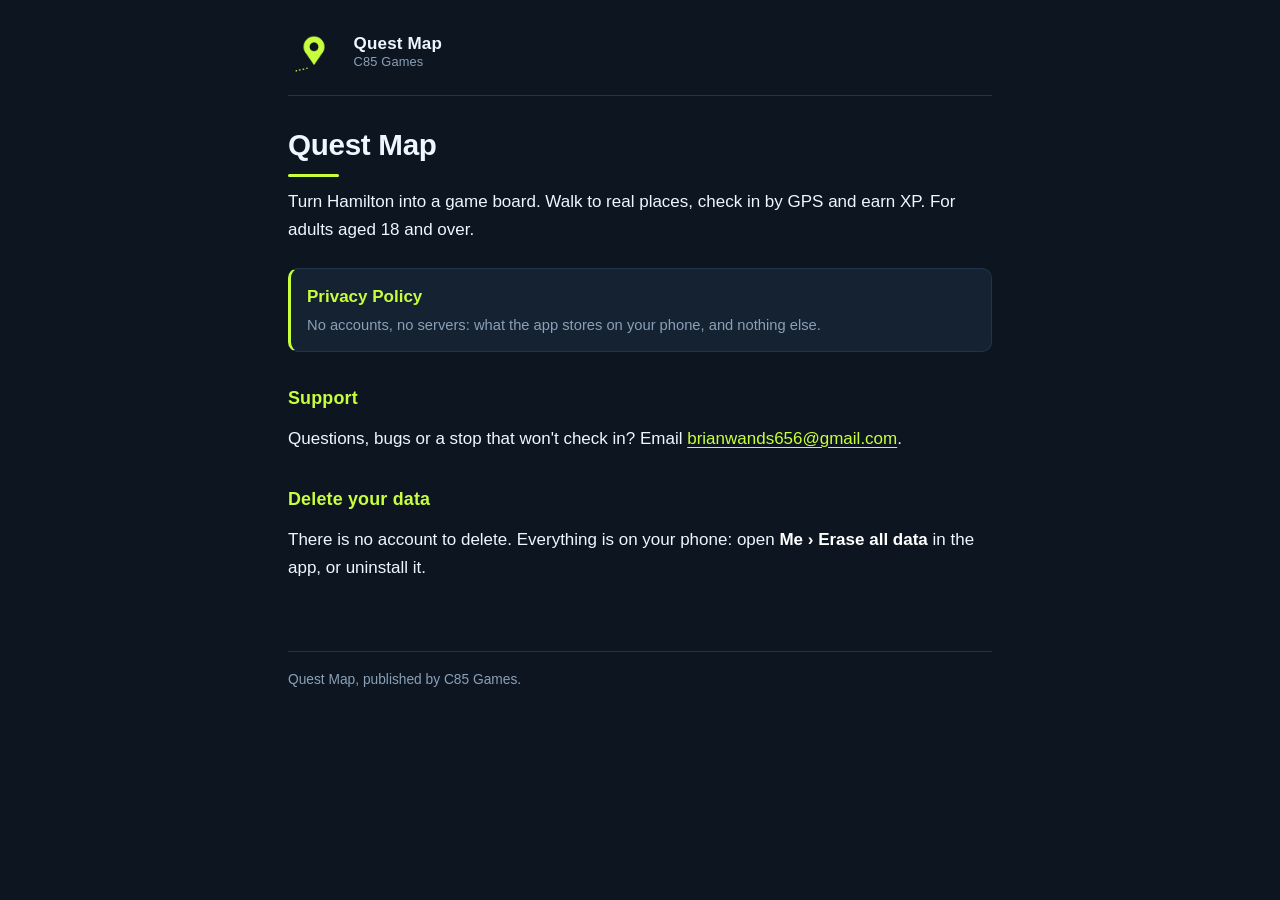
<file: index.html>
<!doctype html>
<html lang="en-GB">
<head>
<meta charset="utf-8">
<meta http-equiv="Content-Security-Policy" content="default-src 'none'; img-src 'self'; style-src 'self'; base-uri 'none'; form-action 'none'">
<meta name="referrer" content="no-referrer">
<meta name="viewport" content="width=device-width,initial-scale=1">
<title>Quest Map — C85 Games</title>
<meta name="color-scheme" content="dark">
<meta name="theme-color" content="#0d1620">
<link rel="icon" href="icon.png">
<link rel="stylesheet" href="style.css">
</head>
<body>
<div class="wrap">
<header class="site">
<img src="icon.png" alt="" width="52" height="52">
<div class="who"><a href="./">Quest Map</a><span class="pub">C85 Games</span></div>
</header>
<main>
<h1>Quest Map</h1>
<p>Turn Hamilton into a game board. Walk to real places, check in by GPS and earn XP. For adults aged 18 and over.</p>
<nav class="pages">
<a class="card" href="privacy-policy.html"><span class="t">Privacy Policy</span><span class="d">No accounts, no servers: what the app stores on your phone, and nothing else.</span></a>
</nav>
<h2>Support</h2>
<p>Questions, bugs or a stop that won't check in? Email <a href="mailto:brianwands656@gmail.com">brianwands656@gmail.com</a>.</p>
<h2>Delete your data</h2>
<p>There is no account to delete. Everything is on your phone: open <strong>Me &rsaquo; Erase all data</strong> in the app, or uninstall it.</p>
</main>
<footer class="site">
<div>Quest Map, published by C85 Games.</div>
</footer>
</div>
</body>
</html>
</file>
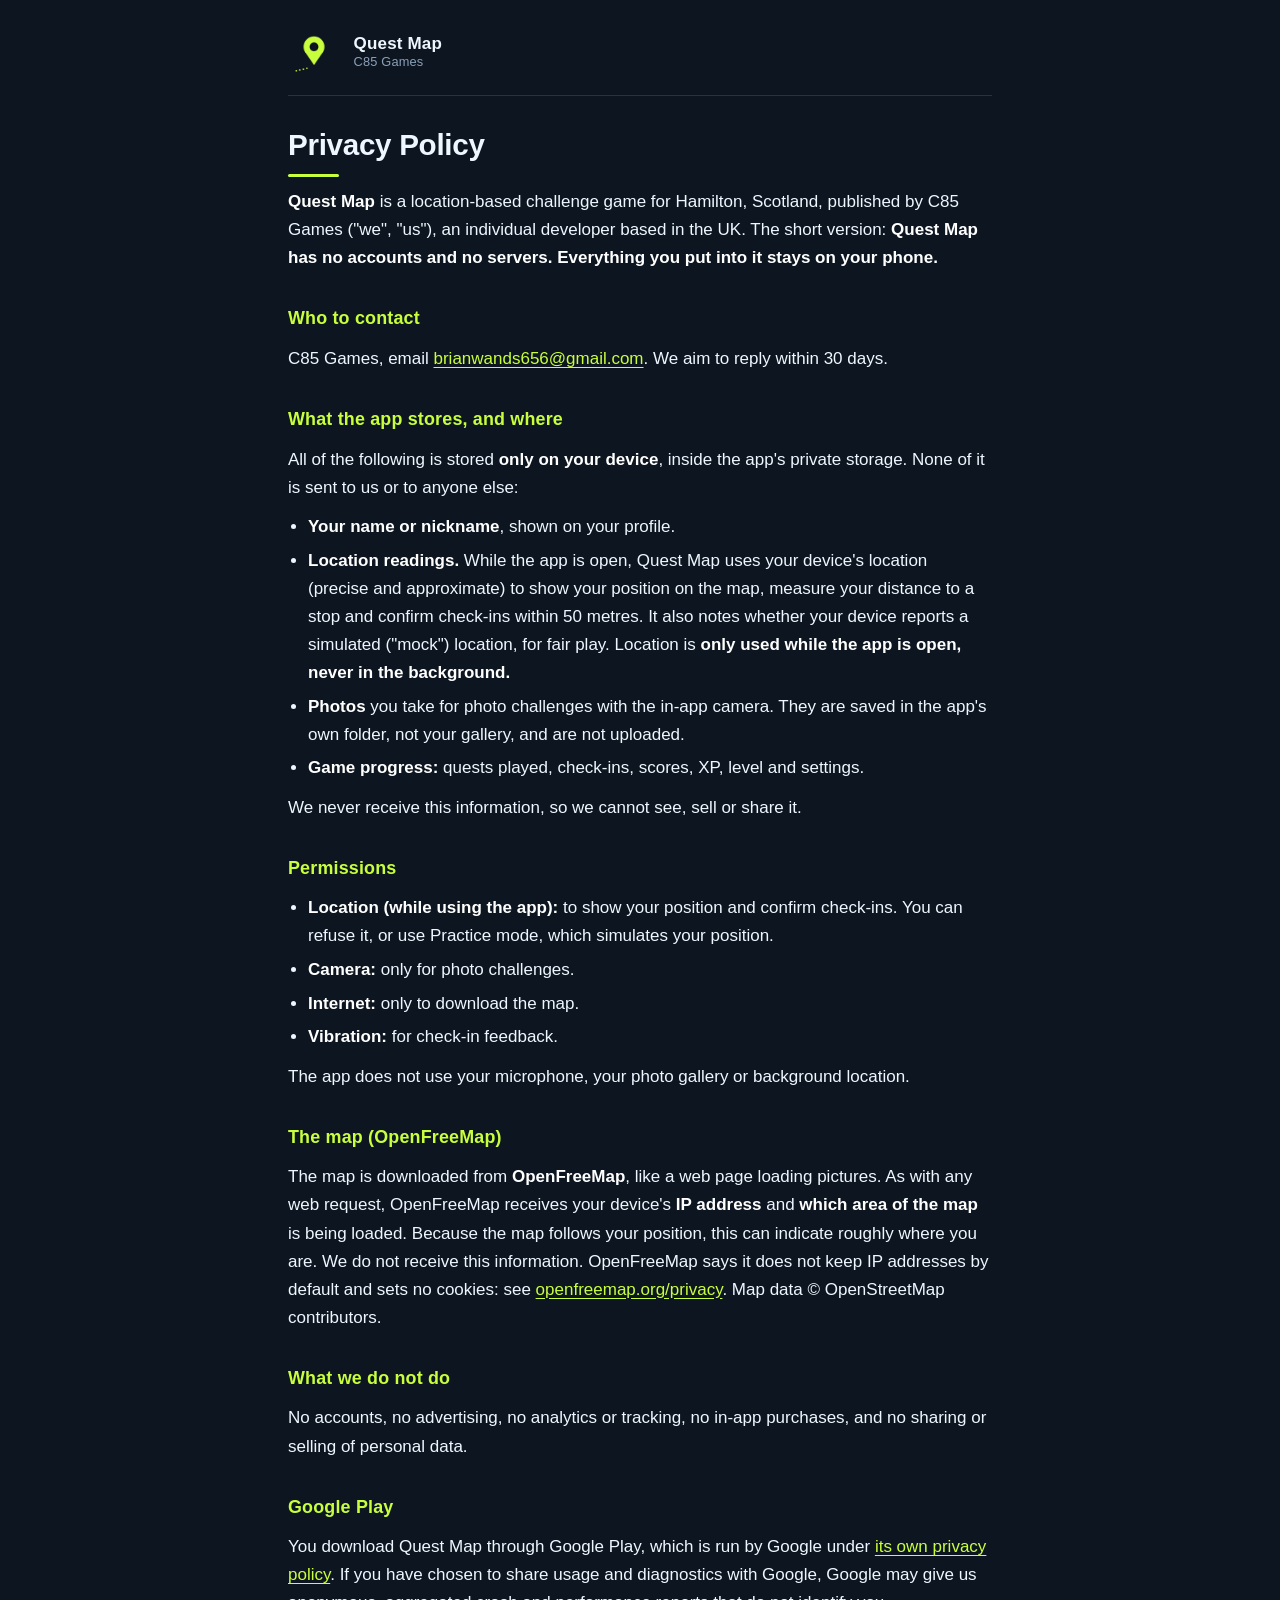
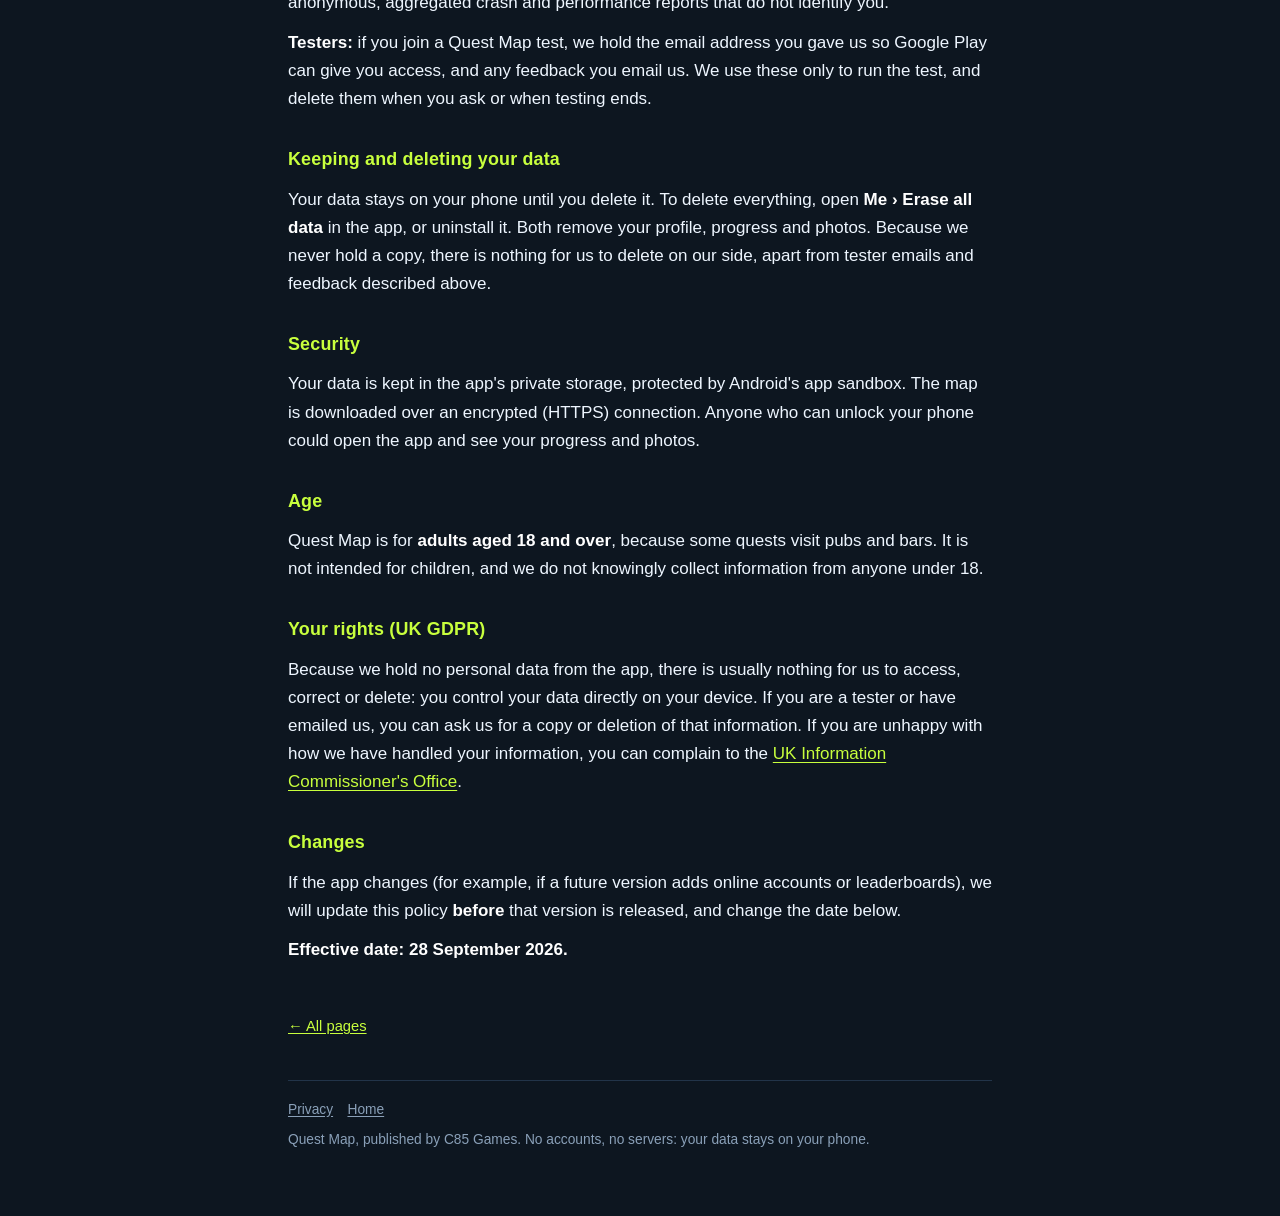
<file: privacy-policy.html>
<!doctype html>
<html lang="en-GB">
<head>
<meta charset="utf-8">
<meta http-equiv="Content-Security-Policy" content="default-src 'none'; img-src 'self'; style-src 'self'; base-uri 'none'; form-action 'none'">
<meta name="referrer" content="no-referrer">
<meta name="viewport" content="width=device-width,initial-scale=1">
<title>Quest Map — Privacy Policy</title>
<meta name="color-scheme" content="dark">
<meta name="theme-color" content="#0d1620">
<meta name="robots" content="index,follow">
<link rel="icon" href="icon.png">
<link rel="stylesheet" href="style.css">
</head>
<body>
<div class="wrap">
<header class="site">
<img src="icon.png" alt="" width="52" height="52">
<div class="who"><a href="./">Quest Map</a><span class="pub">C85 Games</span></div>
</header>
<main>
<h1>Privacy Policy</h1>
<p><strong>Quest Map</strong> is a location-based challenge game for Hamilton, Scotland, published by C85 Games ("we", "us"), an individual developer based in the UK. The short version: <strong>Quest Map has no accounts and no servers. Everything you put into it stays on your phone.</strong></p>

<h2>Who to contact</h2>
<p>C85 Games, email <a href="mailto:brianwands656@gmail.com">brianwands656@gmail.com</a>. We aim to reply within 30 days.</p>

<h2>What the app stores, and where</h2>
<p>All of the following is stored <strong>only on your device</strong>, inside the app's private storage. None of it is sent to us or to anyone else:</p>
<ul>
<li><strong>Your name or nickname</strong>, shown on your profile.</li>
<li><strong>Location readings.</strong> While the app is open, Quest Map uses your device's location (precise and approximate) to show your position on the map, measure your distance to a stop and confirm check-ins within 50 metres. It also notes whether your device reports a simulated ("mock") location, for fair play. Location is <strong>only used while the app is open, never in the background.</strong></li>
<li><strong>Photos</strong> you take for photo challenges with the in-app camera. They are saved in the app's own folder, not your gallery, and are not uploaded.</li>
<li><strong>Game progress:</strong> quests played, check-ins, scores, XP, level and settings.</li>
</ul>
<p>We never receive this information, so we cannot see, sell or share it.</p>

<h2>Permissions</h2>
<ul>
<li><strong>Location (while using the app):</strong> to show your position and confirm check-ins. You can refuse it, or use Practice mode, which simulates your position.</li>
<li><strong>Camera:</strong> only for photo challenges.</li>
<li><strong>Internet:</strong> only to download the map.</li>
<li><strong>Vibration:</strong> for check-in feedback.</li>
</ul>
<p>The app does not use your microphone, your photo gallery or background location.</p>

<h2>The map (OpenFreeMap)</h2>
<p>The map is downloaded from <strong>OpenFreeMap</strong>, like a web page loading pictures. As with any web request, OpenFreeMap receives your device's <strong>IP address</strong> and <strong>which area of the map</strong> is being loaded. Because the map follows your position, this can indicate roughly where you are. We do not receive this information. OpenFreeMap says it does not keep IP addresses by default and sets no cookies: see <a href="https://openfreemap.org/privacy/">openfreemap.org/privacy</a>. Map data © OpenStreetMap contributors.</p>

<h2>What we do not do</h2>
<p>No accounts, no advertising, no analytics or tracking, no in-app purchases, and no sharing or selling of personal data.</p>

<h2>Google Play</h2>
<p>You download Quest Map through Google Play, which is run by Google under <a href="https://policies.google.com/privacy">its own privacy policy</a>. If you have chosen to share usage and diagnostics with Google, Google may give us anonymous, aggregated crash and performance reports that do not identify you.</p>
<p><strong>Testers:</strong> if you join a Quest Map test, we hold the email address you gave us so Google Play can give you access, and any feedback you email us. We use these only to run the test, and delete them when you ask or when testing ends.</p>

<h2>Keeping and deleting your data</h2>
<p>Your data stays on your phone until you delete it. To delete everything, open <strong>Me &rsaquo; Erase all data</strong> in the app, or uninstall it. Both remove your profile, progress and photos. Because we never hold a copy, there is nothing for us to delete on our side, apart from tester emails and feedback described above.</p>

<h2>Security</h2>
<p>Your data is kept in the app's private storage, protected by Android's app sandbox. The map is downloaded over an encrypted (HTTPS) connection. Anyone who can unlock your phone could open the app and see your progress and photos.</p>

<h2>Age</h2>
<p>Quest Map is for <strong>adults aged 18 and over</strong>, because some quests visit pubs and bars. It is not intended for children, and we do not knowingly collect information from anyone under 18.</p>

<h2>Your rights (UK GDPR)</h2>
<p>Because we hold no personal data from the app, there is usually nothing for us to access, correct or delete: you control your data directly on your device. If you are a tester or have emailed us, you can ask us for a copy or deletion of that information. If you are unhappy with how we have handled your information, you can complain to the <a href="https://ico.org.uk">UK Information Commissioner's Office</a>.</p>

<h2>Changes</h2>
<p>If the app changes (for example, if a future version adds online accounts or leaderboards), we will update this policy <strong>before</strong> that version is released, and change the date below.</p>

<p><strong>Effective date: 28 September 2026.</strong></p>
</main>
<p class="crumbs"><a href="./">&larr; All pages</a></p>
<footer class="site">
<div class="links"><a href="privacy-policy.html">Privacy</a><a href="./">Home</a></div>
<div>Quest Map, published by C85 Games. No accounts, no servers: your data stays on your phone.</div>
</footer>
</div>
</body>
</html>
</file>
<file: style.css>
/* Quest Map — legal pages. Self-contained: system fonts, no CDN, no script. */
:root{
  --bg:#0d1620; --panel:#152231; --line:#223449;
  --text:#eef6ff; --muted:#8aa0b8; --lime:#c8ff3d;
  --wrap:44rem;
}
*{box-sizing:border-box}
html{-webkit-text-size-adjust:100%}
body{
  margin:0; background:var(--bg); color:var(--text);
  font:400 17px/1.65 -apple-system,BlinkMacSystemFont,"Segoe UI",Roboto,"Helvetica Neue",Arial,sans-serif;
  padding:0 1.15rem 4rem;
}
.wrap{max-width:var(--wrap); margin:0 auto}
header.site{
  display:flex; align-items:center; gap:.85rem;
  padding:1.6rem 0 1.1rem; border-bottom:1px solid var(--line);
}
header.site img{width:52px; height:52px; border-radius:12px; flex:0 0 auto}
header.site .who{font-weight:700; letter-spacing:.01em; line-height:1.25}
header.site .who a{color:var(--text); text-decoration:none}
header.site .pub{display:block; font-size:.8rem; font-weight:400; color:var(--muted)}
h1{font-size:1.85rem; line-height:1.2; margin:1.9rem 0 .2rem; letter-spacing:-.01em}
h1::after{content:""; display:block; width:3.2rem; height:3px; background:var(--lime); margin-top:.75rem; border-radius:2px}
h2{font-size:1.12rem; margin:2rem 0 .4rem; color:var(--lime); letter-spacing:.01em}
p,li{color:var(--text)}
p{margin:.7rem 0}
ul{margin:.7rem 0; padding-left:1.25rem}
li{margin:.35rem 0}
a{color:var(--lime); text-decoration:underline; text-underline-offset:.16em}
a:hover,a:focus-visible{text-decoration-thickness:2px}
strong{color:#fff}
main{padding-bottom:1rem}
nav.pages{list-style:none; padding:0; margin:1.5rem 0 0}
nav.pages a.card{
  display:block; text-decoration:none; color:inherit;
  background:var(--panel); border:1px solid var(--line); border-left:3px solid var(--lime);
  border-radius:10px; padding:.85rem 1rem; margin:.6rem 0;
}
nav.pages a.card:hover,nav.pages a.card:focus-visible{border-color:var(--lime)}
nav.pages .t{display:block; font-weight:700; color:var(--lime)}
nav.pages .d{display:block; font-size:.92rem; color:var(--muted); margin-top:.15rem}
.crumbs{margin:1.4rem 0 0; font-size:.92rem}
footer.site{
  margin-top:2.6rem; padding-top:1.1rem; border-top:1px solid var(--line);
  font-size:.86rem; color:var(--muted);
}
footer.site a{color:var(--muted)}
footer.site .links{margin-bottom:.5rem}
footer.site .links a{margin-right:.9rem; display:inline-block}
@media (max-width:24rem){ body{font-size:16px} h1{font-size:1.55rem} }
</file>
